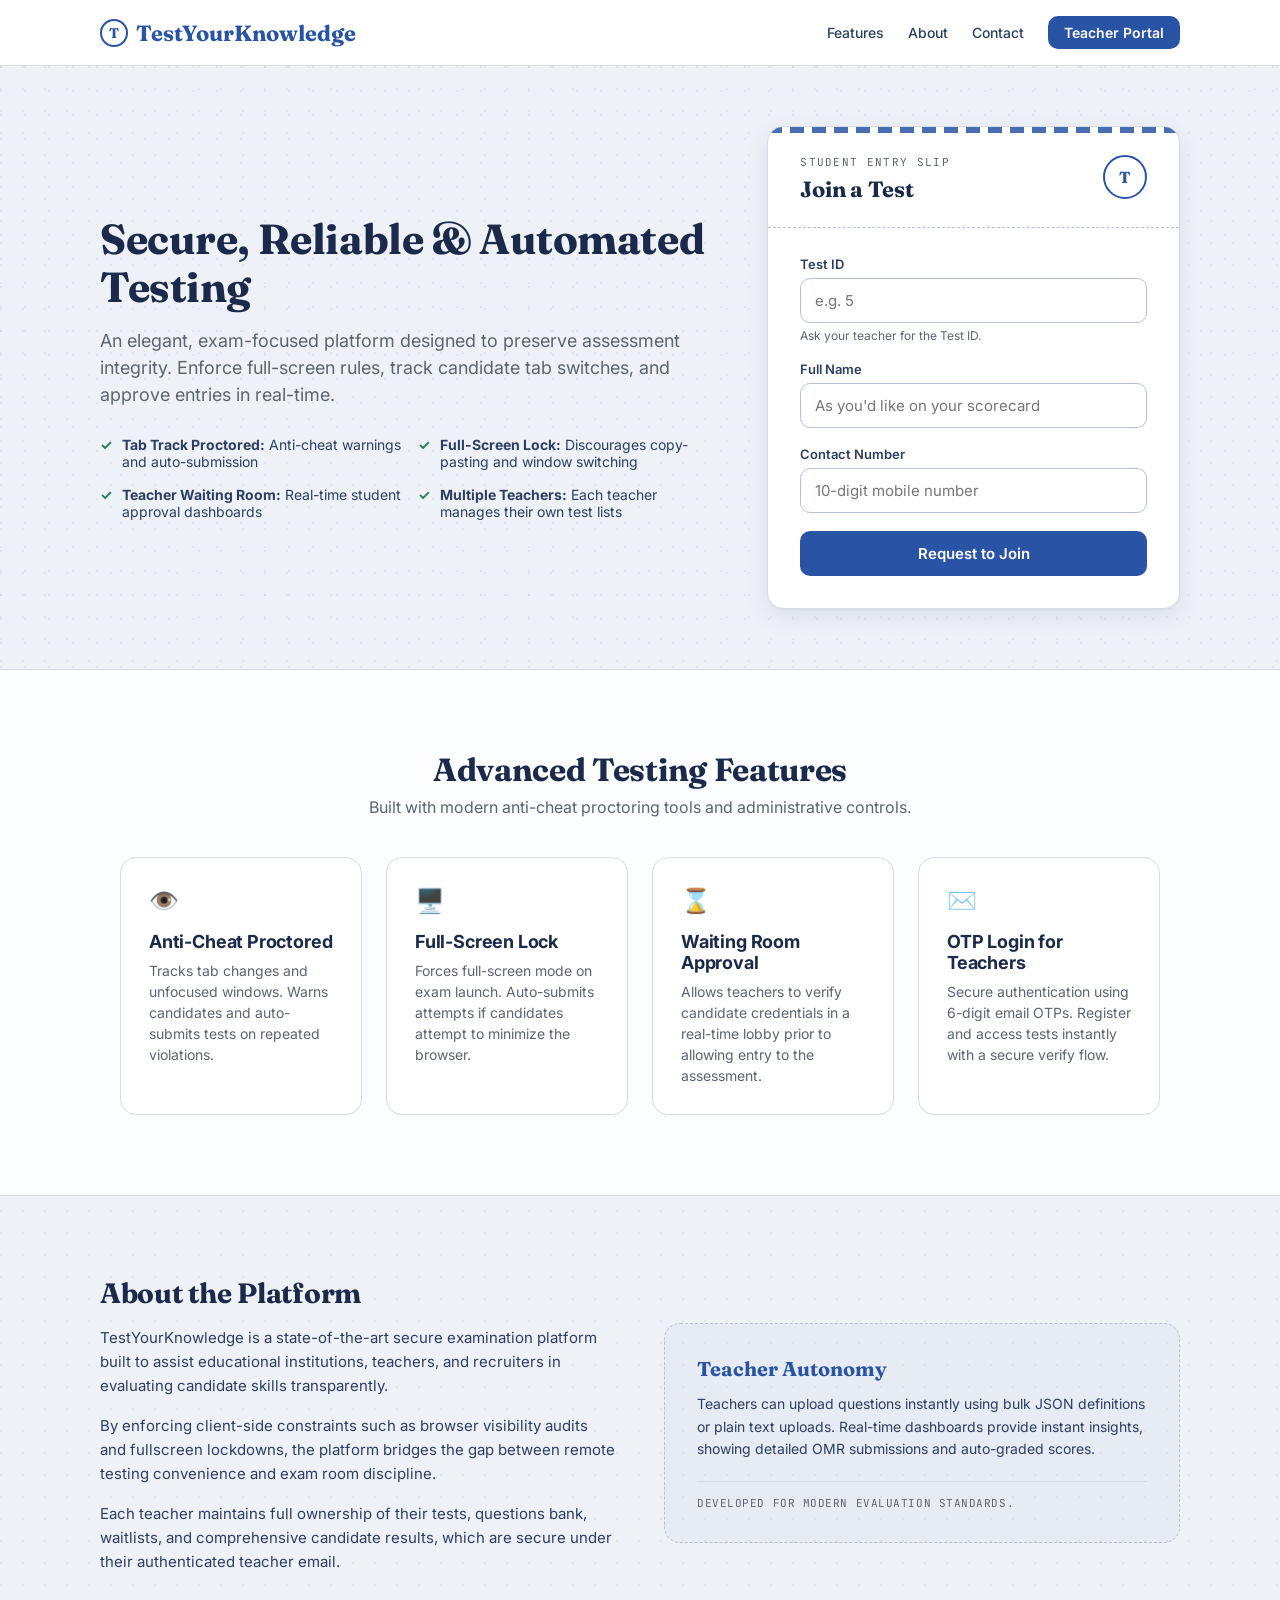
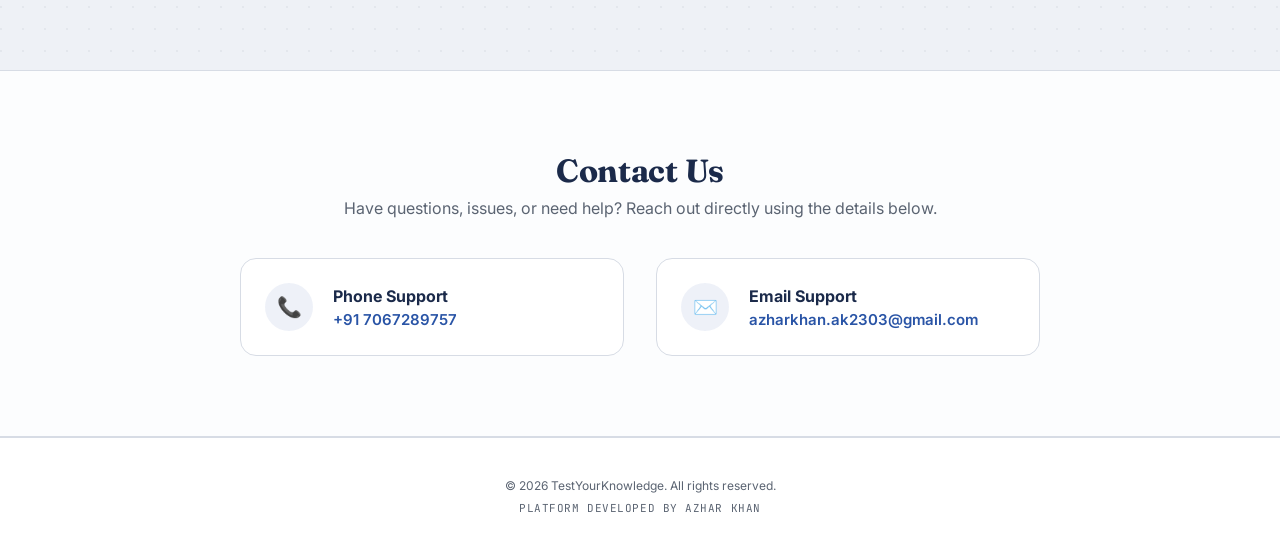
<file: frontend/index.html>
<!DOCTYPE html>
<html lang="en">
<head>
<meta charset="UTF-8">
<meta name="viewport" content="width=device-width, initial-scale=1.0">
<title>TestYourKnowledge - Secure Online Assessment Platform</title>
<link rel="preconnect" href="https://fonts.googleapis.com">
<link href="https://fonts.googleapis.com/css2?family=Fraunces:opsz,wght@9..144,500;9..144,700;9..144,900&family=Inter:wght@400;500;600;700&family=JetBrains+Mono:wght@500;700&display=swap" rel="stylesheet">
<link rel="stylesheet" href="css/style.css">
<style>
  /* Landing page customized styling (complements style.css) */
  header {
    background: var(--card);
    border-bottom: 1px solid var(--border);
    padding: 16px 24px;
    position: sticky;
    top: 0;
    z-index: 100;
  }
  
  .header-container {
    max-width: 1080px;
    margin: 0 auto;
    display: flex;
    justify-content: space-between;
    align-items: center;
  }
  
  .brand {
    font-family: var(--font-display);
    font-size: 22px;
    font-weight: 700;
    color: var(--accent);
    text-decoration: none;
    display: flex;
    align-items: center;
    gap: 8px;
  }

  .brand .seal-sm {
    width: 28px;
    height: 28px;
    border-radius: 50%;
    border: 2px solid var(--accent);
    display: flex;
    align-items: center;
    justify-content: center;
    font-family: var(--font-display);
    font-size: 14px;
    font-weight: 700;
  }

  nav {
    display: flex;
    gap: 24px;
    align-items: center;
  }

  nav a {
    color: var(--ink-soft);
    text-decoration: none;
    font-weight: 500;
    font-size: 14px;
    transition: color 0.15s;
  }

  nav a:hover {
    color: var(--accent);
  }

  .nav-btn {
    background: var(--accent);
    color: #fff;
    padding: 8px 16px;
    border-radius: var(--radius);
    font-weight: 600;
  }

  .nav-btn:hover {
    background: var(--accent-dark);
    color: #fff;
  }

  /* Hero section */
  .hero-section {
    padding: 60px 20px;
    background-image: radial-gradient(circle at 1px 1px, rgba(41, 84, 166, 0.08) 1.5px, transparent 0);
    background-size: 24px 24px;
    border-bottom: 1px solid var(--border);
  }

  .hero-container {
    max-width: 1080px;
    margin: 0 auto;
    display: grid;
    grid-template-columns: 1.2fr 0.8fr;
    gap: 48px;
    align-items: center;
  }

  @media (max-width: 900px) {
    .hero-container {
      grid-template-columns: 1fr;
      gap: 32px;
    }
  }

  .hero-text h1 {
    font-size: 42px;
    line-height: 1.15;
    color: var(--ink);
    margin-bottom: 16px;
  }

  .hero-text p {
    font-size: 18px;
    line-height: 1.5;
    color: var(--muted);
    margin-bottom: 28px;
  }

  .feature-bullets {
    display: grid;
    grid-template-columns: 1fr 1fr;
    gap: 16px;
  }

  @media (max-width: 600px) {
    .feature-bullets {
      grid-template-columns: 1fr;
    }
  }

  .bullet-item {
    display: flex;
    align-items: flex-start;
    gap: 10px;
    font-size: 14px;
    color: var(--ink-soft);
  }

  .bullet-icon {
    color: var(--success);
    font-weight: 700;
  }

  /* Features block */
  .section-title {
    text-align: center;
    margin-bottom: 40px;
  }

  .section-title h2 {
    font-size: 32px;
    color: var(--ink);
  }

  .section-title p {
    color: var(--muted);
    font-size: 16px;
    margin-top: 8px;
  }

  .features-grid {
    max-width: 1080px;
    margin: 0 auto;
    display: grid;
    grid-template-columns: repeat(auto-fit, minmax(240px, 1fr));
    gap: 24px;
    padding: 0 20px;
  }

  .feature-card {
    background: var(--card);
    border: 1px solid var(--border);
    border-radius: var(--radius-lg);
    padding: 28px;
    box-shadow: 0 1px 2px rgba(27,42,74,0.02);
    transition: transform 0.2s, box-shadow 0.2s;
  }

  .feature-card:hover {
    transform: translateY(-4px);
    box-shadow: var(--shadow-card);
  }

  .feature-card-icon {
    font-size: 24px;
    margin-bottom: 16px;
    display: inline-block;
    color: var(--accent);
  }

  .feature-card h3 {
    font-family: var(--font-body);
    font-size: 18px;
    font-weight: 700;
    margin-bottom: 8px;
  }

  .feature-card p {
    font-size: 14px;
    color: var(--muted);
    line-height: 1.5;
  }

  /* Info sections */
  .info-section {
    padding: 80px 20px;
    border-bottom: 1px solid var(--border);
  }

  .info-section.alt {
    background: #fcfdfe;
  }

  .info-container {
    max-width: 1080px;
    margin: 0 auto;
  }

  .about-content {
    display: grid;
    grid-template-columns: 1fr 1fr;
    gap: 48px;
    align-items: center;
  }

  @media (max-width: 800px) {
    .about-content {
      grid-template-columns: 1fr;
      gap: 24px;
    }
  }

  .about-text h3 {
    font-size: 28px;
    color: var(--ink);
    margin-bottom: 16px;
  }

  .about-text p {
    font-size: 15px;
    line-height: 1.6;
    color: var(--ink-soft);
    margin-bottom: 16px;
  }

  /* Contact section */
  .contact-grid {
    display: grid;
    grid-template-columns: 1fr 1fr;
    gap: 32px;
    margin-top: 32px;
  }

  @media (max-width: 768px) {
    .contact-grid {
      grid-template-columns: 1fr;
    }
  }

  .contact-card {
    background: var(--card);
    border: 1px solid var(--border);
    border-radius: var(--radius-lg);
    padding: 24px;
    display: flex;
    align-items: center;
    gap: 20px;
  }

  .contact-info-icon {
    width: 48px;
    height: 48px;
    border-radius: 50%;
    background: rgba(41, 84, 166, 0.08);
    color: var(--accent);
    display: flex;
    align-items: center;
    justify-content: center;
    font-size: 20px;
    flex-shrink: 0;
  }

  .contact-details h4 {
    font-family: var(--font-body);
    font-weight: 700;
    margin: 0 0 4px 0;
    font-size: 16px;
  }

  .contact-details p {
    color: var(--muted);
    font-size: 15px;
  }

  .contact-details a {
    color: var(--accent);
    text-decoration: none;
    font-weight: 600;
  }

  .contact-details a:hover {
    text-decoration: underline;
  }

  @media (max-width: 768px) {
    header {
      padding: 12px 16px;
      position: static;
    }
    .header-container {
      flex-direction: column;
      gap: 12px;
    }
    nav {
      gap: 16px;
    }
  }

  @media (max-width: 600px) {
    .hero-text h1 {
      font-size: 32px;
    }
    .hero-text p {
      font-size: 16px;
    }
    .about-text h3 {
      font-size: 24px;
    }
  }
</style>
</head>
<body>

<header>
  <div class="header-container">
    <a href="index.html" class="brand">
      <div class="seal-sm">T</div>
      <span>TestYourKnowledge</span>
    </a>
    <nav>
      <a href="#features">Features</a>
      <a href="#about">About</a>
      <a href="#contact">Contact</a>
      <a href="admin-login.html" class="nav-btn">Teacher Portal</a>
    </nav>
  </div>
</header>

<!-- ============ HERO SECTION ============ -->
<div class="hero-section">
  <div class="hero-container">
    <div class="hero-text">
      <h1>Secure, Reliable &amp; Automated Testing</h1>
      <p>An elegant, exam-focused platform designed to preserve assessment integrity. Enforce full-screen rules, track candidate tab switches, and approve entries in real-time.</p>
      
      <div class="feature-bullets">
        <div class="bullet-item">
          <span class="bullet-icon">✓</span>
          <span><strong>Tab Track Proctored:</strong> Anti-cheat warnings and auto-submission</span>
        </div>
        <div class="bullet-item">
          <span class="bullet-icon">✓</span>
          <span><strong>Full-Screen Lock:</strong> Discourages copy-pasting and window switching</span>
        </div>
        <div class="bullet-item">
          <span class="bullet-icon">✓</span>
          <span><strong>Teacher Waiting Room:</strong> Real-time student approval dashboards</span>
        </div>
        <div class="bullet-item">
          <span class="bullet-icon">✓</span>
          <span><strong>Multiple Teachers:</strong> Each teacher manages their own test lists</span>
        </div>
      </div>
    </div>

    <!-- JOIN CARD (Directly embedded from take-test.html) -->
    <div class="ticket">
      <div class="ticket-header">
        <div>
          <div class="ticket-eyebrow">Student Entry Slip</div>
          <h2 style="font-size:22px;">Join a Test</h2>
        </div>
        <div class="seal">T</div>
      </div>
      <div class="ticket-body">
        <div id="landing-error" class="alert alert-error hidden"></div>
        <form id="join-form">
          <div class="field">
            <label for="landing-test-code">Test ID</label>
            <input type="text" id="landing-test-code" placeholder="e.g. 5" inputmode="numeric" required>
            <div class="field-hint">Ask your teacher for the Test ID.</div>
          </div>
          <div class="field">
            <label for="landing-student-name">Full Name</label>
            <input type="text" id="landing-student-name" placeholder="As you'd like on your scorecard" required>
          </div>
          <div class="field">
            <label for="landing-student-contact">Contact Number</label>
            <input type="tel" id="landing-student-contact" placeholder="10-digit mobile number" required>
          </div>
          <button type="submit" class="btn btn-primary btn-block">Request to Join</button>
        </form>
      </div>
    </div>
  </div>
</div>

<!-- ============ FEATURES SECTION ============ -->
<div class="info-section alt" id="features">
  <div class="info-container">
    <div class="section-title">
      <h2>Advanced Testing Features</h2>
      <p>Built with modern anti-cheat proctoring tools and administrative controls.</p>
    </div>
    
    <div class="features-grid">
      <div class="feature-card">
        <span class="feature-card-icon">👁️</span>
        <h3>Anti-Cheat Proctored</h3>
        <p>Tracks tab changes and unfocused windows. Warns candidates and auto-submits tests on repeated violations.</p>
      </div>
      <div class="feature-card">
        <span class="feature-card-icon">🖥️</span>
        <h3>Full-Screen Lock</h3>
        <p>Forces full-screen mode on exam launch. Auto-submits attempts if candidates attempt to minimize the browser.</p>
      </div>
      <div class="feature-card">
        <span class="feature-card-icon">⌛</span>
        <h3>Waiting Room Approval</h3>
        <p>Allows teachers to verify candidate credentials in a real-time lobby prior to allowing entry to the assessment.</p>
      </div>
      <div class="feature-card">
        <span class="feature-card-icon">✉️</span>
        <h3>OTP Login for Teachers</h3>
        <p>Secure authentication using 6-digit email OTPs. Register and access tests instantly with a secure verify flow.</p>
      </div>
    </div>
  </div>
</div>

<!-- ============ ABOUT SECTION ============ -->
<div class="info-section" id="about">
  <div class="info-container">
    <div class="about-content">
      <div class="about-text">
        <h3>About the Platform</h3>
        <p>TestYourKnowledge is a state-of-the-art secure examination platform built to assist educational institutions, teachers, and recruiters in evaluating candidate skills transparently.</p>
        <p>By enforcing client-side constraints such as browser visibility audits and fullscreen lockdowns, the platform bridges the gap between remote testing convenience and exam room discipline.</p>
        <p>Each teacher maintains full ownership of their tests, questions bank, waitlists, and comprehensive candidate results, which are secure under their authenticated teacher email.</p>
      </div>
      <div class="about-text about-card-responsive" style="background: rgba(41, 84, 166, 0.03); border: 1.5px dashed var(--border-strong); border-radius: var(--radius-lg); padding: 32px;">
        <h4 style="font-family: var(--font-display); font-size: 20px; color: var(--accent); margin: 0 0 12px 0;">Teacher Autonomy</h4>
        <p style="font-size: 14px; line-height: 1.6; margin-bottom: 12px;">Teachers can upload questions instantly using bulk JSON definitions or plain text uploads. Real-time dashboards provide instant insights, showing detailed OMR submissions and auto-graded scores.</p>
        <div style="font-family: var(--font-mono); font-size: 11px; text-transform: uppercase; letter-spacing: 0.05em; color: var(--muted); border-top: 1px solid var(--border); padding-top: 14px; margin-top: 20px;">
          Developed for modern evaluation standards.
        </div>
      </div>
    </div>
  </div>
</div>

<!-- ============ CONTACT SECTION ============ -->
<div class="info-section alt" id="contact">
  <div class="info-container" style="max-width: 800px;">
    <div class="section-title">
      <h2>Contact Us</h2>
      <p>Have questions, issues, or need help? Reach out directly using the details below.</p>
    </div>
    
    <div class="contact-grid">
      <div class="contact-card">
        <div class="contact-info-icon">📞</div>
        <div class="contact-details">
          <h4>Phone Support</h4>
          <p><a href="tel:+917067289757">+91 7067289757</a></p>
        </div>
      </div>
      
      <div class="contact-card">
        <div class="contact-info-icon">✉️</div>
        <div class="contact-details">
          <h4>Email Support</h4>
          <p><a href="mailto:azharkhan.ak2303@gmail.com">azharkhan.ak2303@gmail.com</a></p>
        </div>
      </div>
    </div>
  </div>
</div>

<!-- ============ FOOTER ============ -->
<div style="text-align: center; padding: 40px 20px; font-size: 12px; color: var(--muted); border-top: 1px solid var(--border); background: var(--card);">
  <p>© 2026 TestYourKnowledge. All rights reserved.</p>
  <div style="margin-top: 8px; font-family: var(--font-mono); letter-spacing: 0.05em; text-transform: uppercase; font-size: 11px;">
    Platform Developed by Azhar Khan
  </div>
</div>

<script>
  document.getElementById('join-form').addEventListener('submit', function(e) {
    e.preventDefault();
    const testId = document.getElementById('landing-test-code').value.trim();
    const name = document.getElementById('landing-student-name').value.trim();
    const contact = document.getElementById('landing-student-contact').value.trim();
    
    if (testId && name && contact) {
      const url = `take-test.html?test=${encodeURIComponent(testId)}&name=${encodeURIComponent(name)}&contact=${encodeURIComponent(contact)}`;
      window.location.href = url;
    }
  });
</script>
</body>
</html>
</file>
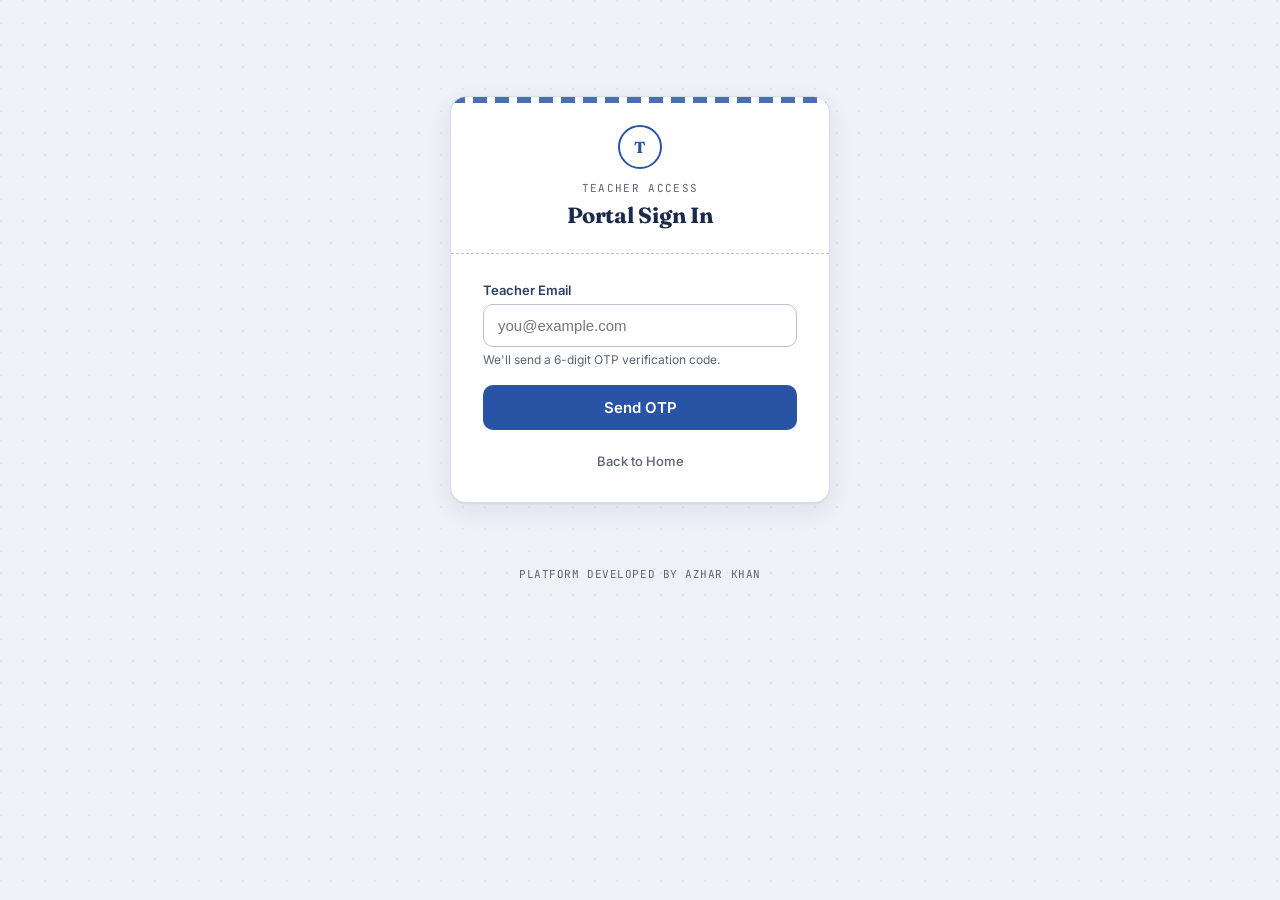
<file: frontend/admin-login.html>
<!DOCTYPE html>
<html lang="en">
<head>
<meta charset="UTF-8">
<meta name="viewport" content="width=device-width, initial-scale=1.0">
<title>Teacher Portal Access</title>
<link rel="preconnect" href="https://fonts.googleapis.com">
<link href="https://fonts.googleapis.com/css2?family=Fraunces:opsz,wght@9..144,500;9..144,700;9..144,900&family=Inter:wght@400;500;600;700&family=JetBrains+Mono:wght@500;700&display=swap" rel="stylesheet">
<link rel="stylesheet" href="css/style.css">
<style>
  .step-otp {
    transition: all 0.3s ease;
  }
  .login-container {
    padding-top: 96px;
  }
  @media (max-width: 480px) {
    .login-container {
      padding-top: 32px;
    }
  }
</style>
</head>
<body>
<div class="container login-container" style="max-width:420px;">
  <div class="ticket">
    <div class="ticket-header" style="justify-content:center;">
      <div class="center-text" style="width:100%;">
        <div class="seal" style="margin:0 auto 12px;">T</div>
        <div class="ticket-eyebrow">Teacher Access</div>
        <h1 style="font-size:22px;">Portal Sign In</h1>
      </div>
    </div>
    <div class="ticket-body">
      <div id="login-error" class="alert alert-error hidden"></div>
      <div id="login-success" class="alert alert-success hidden"></div>
      
      <!-- STEP 1: Enter Email -->
      <div id="email-section">
        <div class="field">
          <label for="email">Teacher Email</label>
          <input type="email" id="email" placeholder="you@example.com" autocomplete="email" style="width: 100%; padding: 12px 14px; border: 1px solid var(--border-strong); border-radius: var(--radius); font-size: 15px;">
          <div class="field-hint">We'll send a 6-digit OTP verification code.</div>
        </div>
        <button class="btn btn-primary btn-block" id="send-otp-btn">Send OTP</button>
      </div>

      <!-- STEP 2: Enter OTP (Hidden Initially) -->
      <div id="otp-section" class="hidden step-otp">
        <div class="field">
          <label for="otp">Enter 6-Digit OTP</label>
          <input type="text" id="otp" placeholder="123456" inputmode="numeric" maxlength="6" style="width: 100%; padding: 12px 14px; border: 1px solid var(--border-strong); border-radius: var(--radius); font-size: 15px; letter-spacing: 0.15em; text-align: center; font-family: var(--font-mono); font-weight: 700;">
          <div class="field-hint">Check your email inbox (and spam folder) for the verification code.</div>
        </div>
        <button class="btn btn-success btn-block" id="login-btn">Verify &amp; Sign In</button>
        <button class="btn btn-outline btn-block mt-8" id="back-btn" style="font-size: 13px; padding: 10px;">Back to Email</button>
      </div>

      <div style="text-align: center; margin-top: 20px;">
        <a href="index.html" style="font-size: 13px; color: var(--muted); text-decoration: none; font-weight: 500; transition: color 0.15s;" onmouseover="this.style.color='var(--accent)'" onmouseout="this.style.color='var(--muted)'">Back to Home</a>
      </div>
    </div>
  </div>
</div>
<div style="text-align: center; padding: 24px 20px; font-size: 11px; color: var(--muted); font-family: var(--font-mono); letter-spacing: 0.05em; text-transform: uppercase;">
  Platform Developed by Azhar Khan
</div>
<script src="js/api.js"></script>
<script>
const errEl = document.getElementById('login-error');
const succEl = document.getElementById('login-success');
const emailSec = document.getElementById('email-section');
const otpSec = document.getElementById('otp-section');
const emailInput = document.getElementById('email');
const otpInput = document.getElementById('otp');

function showError(msg) {
  errEl.textContent = msg;
  errEl.classList.remove('hidden');
  succEl.classList.add('hidden');
}

function showSuccess(msg) {
  succEl.textContent = msg;
  succEl.classList.remove('hidden');
  errEl.classList.add('hidden');
}

function clearAlerts() {
  errEl.classList.add('hidden');
  succEl.classList.add('hidden');
}

// Send OTP
document.getElementById('send-otp-btn').addEventListener('click', async () => {
  clearAlerts();
  const email = emailInput.value.trim();
  if (!email || !email.includes('@')) {
    showError('Please enter a valid email address.');
    return;
  }
  const btn = document.getElementById('send-otp-btn');
  btn.disabled = true;
  btn.textContent = 'Sending OTP…';

  try {
    await apiRequest('/admin/request-otp', { method: 'POST', body: { email } });
    showSuccess('OTP code has been sent. Please verify below!');
    emailSec.classList.add('hidden');
    otpSec.classList.remove('hidden');
    otpInput.focus();
  } catch (e) {
    showError(e.message);
  } finally {
    btn.disabled = false;
    btn.textContent = 'Send OTP';
  }
});

// Verify & Login
document.getElementById('login-btn').addEventListener('click', async () => {
  clearAlerts();
  const email = emailInput.value.trim();
  const otp = otpInput.value.trim();
  if (!otp || otp.length !== 6) {
    showError('Please enter the 6-digit OTP code.');
    return;
  }
  const btn = document.getElementById('login-btn');
  btn.disabled = true;
  btn.textContent = 'Verifying…';

  try {
    const res = await apiRequest('/admin/login', { method: 'POST', body: { email, otp } });
    localStorage.setItem('adminToken', res.token);
    window.location.href = 'admin.html';
  } catch (e) {
    showError(e.message);
  } finally {
    btn.disabled = false;
    btn.textContent = 'Verify & Sign In';
  }
});

// Back to Email
document.getElementById('back-btn').addEventListener('click', () => {
  clearAlerts();
  emailSec.classList.remove('hidden');
  otpSec.classList.add('hidden');
  otpInput.value = '';
});

otpInput.addEventListener('keydown', (e) => {
  if (e.key === 'Enter') document.getElementById('login-btn').click();
});
emailInput.addEventListener('keydown', (e) => {
  if (e.key === 'Enter') document.getElementById('send-otp-btn').click();
});
</script>
</body>
</html>
</file>
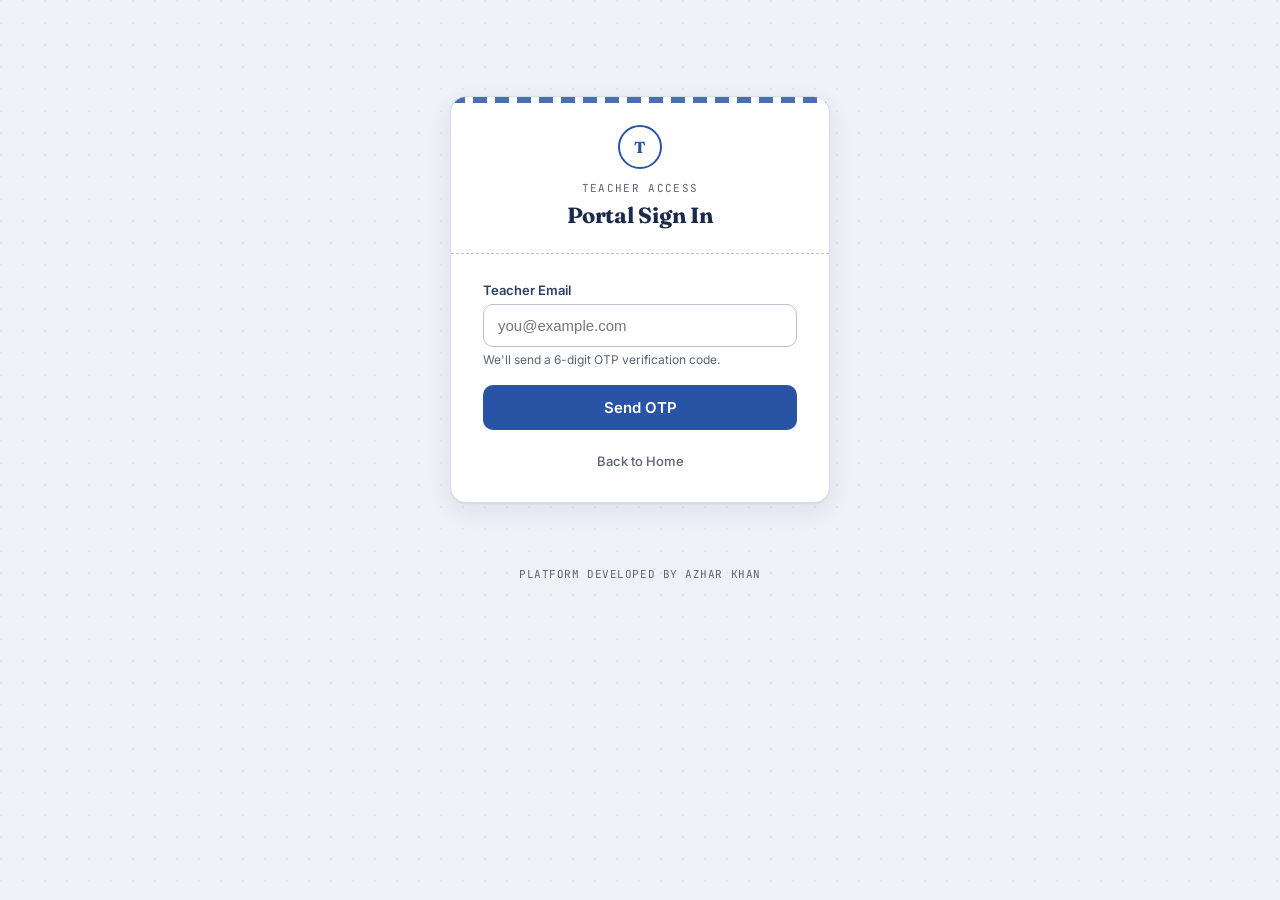
<file: frontend/admin.html>
<!DOCTYPE html>
<html lang="en">
<head>
<meta charset="UTF-8">
<meta name="viewport" content="width=device-width, initial-scale=1.0">
<title>Admin Dashboard</title>
<link rel="preconnect" href="https://fonts.googleapis.com">
<link href="https://fonts.googleapis.com/css2?family=Fraunces:opsz,wght@9..144,500;9..144,700;9..144,900&family=Inter:wght@400;500;600;700&family=JetBrains+Mono:wght@500;700&display=swap" rel="stylesheet">
<link rel="stylesheet" href="css/style.css">
</head>
<body>

<div class="admin-header">
  <div class="brand"><div class="seal" style="border-color:#fff; color:#fff; width:32px; height:32px; font-size:14px;">A</div>Admin Desk</div>
  <button class="btn btn-outline btn-sm" style="color:#fff; border-color:rgba(255,255,255,0.4);" id="logout-btn">Log Out</button>
</div>

<div class="container wide">
  <div class="tabs mt-24" id="tabs">
    <button class="tab active" data-tab="create">Create Test</button>
    <button class="tab" data-tab="waiting">Waiting Room</button>
    <button class="tab" data-tab="results">Results</button>
  </div>

  <!-- ============ CREATE TEST ============ -->
  <div class="tab-panel" id="panel-create">
    <div class="card mt-24">
      <h2 style="font-size:19px;">New Test</h2>
      <p class="muted mt-8">Set up the basics, then add questions by pasting JSON or uploading a text file.</p>

      <div class="row mt-24">
        <div class="field">
          <label for="new-title">Title</label>
          <input type="text" id="new-title" placeholder="e.g. Java Backend Screening Round 1">
        </div>
        <div class="field">
          <label for="new-duration">Duration (minutes)</label>
          <input type="number" id="new-duration" placeholder="30" min="1">
        </div>
      </div>
      <div class="field">
        <label for="new-desc">Description (optional)</label>
        <input type="text" id="new-desc" placeholder="Shown to students before they join">
      </div>

      <div class="tabs mt-16" id="create-mode-tabs">
        <button class="tab active" data-mode="json">Paste JSON</button>
        <button class="tab" data-mode="text">Upload Text File</button>
      </div>

      <div id="mode-json" class="mt-16">
        <div class="field">
          <label for="questions-json">Questions (JSON array)</label>
          <textarea id="questions-json" rows="10" class="mono" style="font-size:13px;" placeholder='[
  {
    "text": "What is the size of an int in Java?",
    "optionA": "16 bit",
    "optionB": "32 bit",
    "optionC": "64 bit",
    "optionD": "8 bit",
    "correctOption": "B"
  }
]'></textarea>
        </div>
        <button class="btn btn-primary" id="create-json-btn">Create Test</button>
      </div>

      <div id="mode-text" class="hidden mt-16">
        <div class="alert alert-info mono" style="font-size:12px; line-height:1.6; white-space:pre;">Q: What is the size of an int in Java?
A) 16 bit
B) 32 bit
C) 64 bit
D) 8 bit
ANSWER: B

Q: Next question here?
A) ...
B) ...
C) ...
D) ...
ANSWER: A</div>
        <div class="field mt-16">
          <label for="questions-file">Questions file (.txt)</label>
          <input type="file" id="questions-file" accept=".txt">
        </div>
        <button class="btn btn-primary" id="create-upload-btn">Upload &amp; Create Test</button>
      </div>

      <div id="create-error" class="alert alert-error hidden mt-16"></div>
      <div id="create-success" class="alert alert-success hidden mt-16"></div>
    </div>

    <div class="card mt-24">
      <h2 style="font-size:19px;">Your Tests</h2>
      <div id="tests-list" class="mt-16"></div>
    </div>
  </div>

  <!-- ============ WAITING ROOM ============ -->
  <div class="tab-panel hidden" id="panel-waiting">
    <div class="card mt-24">
      <div class="spread">
        <div class="field" style="margin:0; flex:1; max-width:360px;">
          <label for="waiting-test-select">Test</label>
          <select id="waiting-test-select"></select>
        </div>
        <button class="btn btn-success" id="approve-all-btn">Approve All Pending</button>
      </div>
      <div id="waiting-list" class="mt-24"></div>
    </div>
  </div>

  <!-- ============ RESULTS ============ -->
  <div class="tab-panel hidden" id="panel-results">
    <div class="card mt-24">
      <div class="field" style="max-width:360px;">
        <label for="results-test-select">Test</label>
        <select id="results-test-select"></select>
      </div>
      <div id="results-table" class="mt-24"></div>
    </div>
  </div>
<div style="text-align: center; padding: 32px 20px 24px; font-size: 11px; color: var(--muted); font-family: var(--font-mono); letter-spacing: 0.05em; text-transform: uppercase;">
  Platform Developed by Azhar Khan
</div>

<script src="js/api.js"></script>
<script src="js/admin.js"></script>
</body>
</html>
</file>
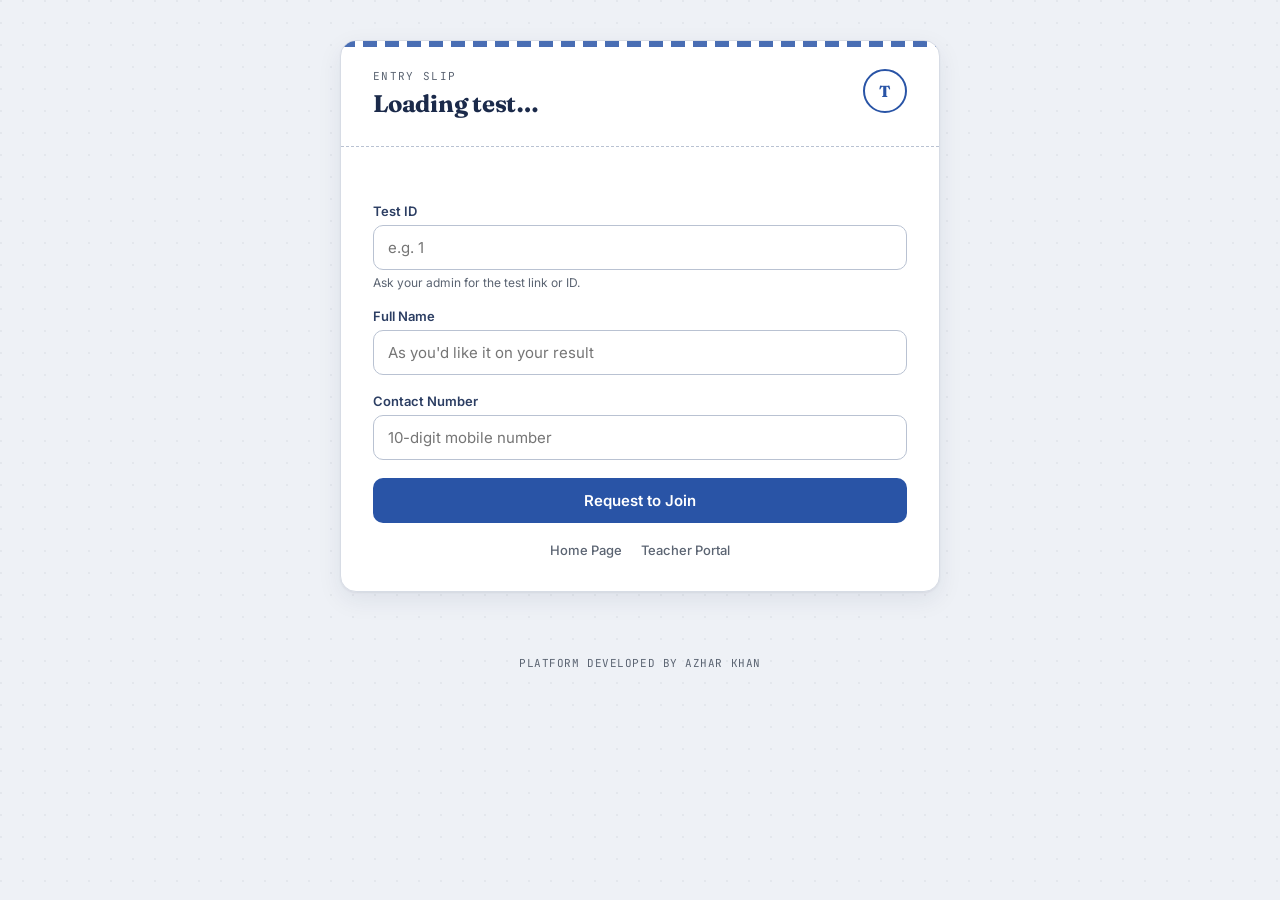
<file: frontend/take-test.html>
<!DOCTYPE html>
<html lang="en">
<head>
<meta charset="UTF-8">
<meta name="viewport" content="width=device-width, initial-scale=1.0, maximum-scale=1.0, user-scalable=no">
<title>Take Test</title>
<link rel="preconnect" href="https://fonts.googleapis.com">
<link href="https://fonts.googleapis.com/css2?family=Fraunces:opsz,wght@9..144,500;9..144,700;9..144,900&family=Inter:wght@400;500;600;700&family=JetBrains+Mono:wght@500;700&display=swap" rel="stylesheet">
<link rel="stylesheet" href="css/style.css">
</head>
<body>

<!-- ============ JOIN VIEW ============ -->
<div id="view-join" class="container">
  <div class="ticket">
    <div class="ticket-header">
      <div>
        <div class="ticket-eyebrow">Entry Slip</div>
        <h1 id="join-title" style="font-size:24px;">Loading test…</h1>
        <p class="muted mt-8" id="join-desc"></p>
      </div>
      <div class="seal">T</div>
    </div>
    <div class="ticket-body">
      <div id="join-meta" class="row mt-8" style="margin-bottom:20px;"></div>
      <div id="join-error" class="alert alert-error hidden"></div>

      <div class="field">
        <label for="test-code">Test ID</label>
        <input type="text" id="test-code" placeholder="e.g. 1" inputmode="numeric">
        <div class="field-hint">Ask your admin for the test link or ID.</div>
      </div>
      <div class="field">
        <label for="student-name">Full Name</label>
        <input type="text" id="student-name" placeholder="As you'd like it on your result">
      </div>
      <div class="field">
        <label for="student-contact">Contact Number</label>
        <input type="tel" id="student-contact" placeholder="10-digit mobile number">
      </div>
      <button class="btn btn-primary btn-block" id="join-btn">Request to Join</button>
      <div style="text-align: center; margin-top: 16px;">
        <a href="index.html" style="font-size: 13px; color: var(--muted); text-decoration: none; font-weight: 500; transition: color 0.15s; margin-right: 15px;" onmouseover="this.style.color='var(--accent)'" onmouseout="this.style.color='var(--muted)'">Home Page</a>
        <a href="admin-login.html" style="font-size: 13px; color: var(--muted); text-decoration: none; font-weight: 500; transition: color 0.15s;" onmouseover="this.style.color='var(--accent)'" onmouseout="this.style.color='var(--muted)'">Teacher Portal</a>
      </div>
    </div>
  </div>
</div>

<!-- ============ WAITING VIEW ============ -->
<div id="view-waiting" class="container hidden">
  <div class="ticket center-text">
    <div class="ticket-header" style="justify-content:center;">
      <div>
        <div class="ticket-eyebrow">Status</div>
        <h1 style="font-size:22px;">Waiting Room</h1>
      </div>
    </div>
    <div class="ticket-body">
      <div class="pulse-ring">
        <div class="dot" style="background:var(--amber); width:12px; height:12px;"></div>
      </div>
      <h2 style="font-size:18px;" id="waiting-status-text">Waiting for admin approval…</h2>
      <p class="muted mt-8">Keep this tab open. You'll be let in automatically once approved.</p>
      <div id="waiting-rejected" class="alert alert-error hidden mt-24">
        Your request was not approved for this test. Please contact the admin.
      </div>
    </div>
  </div>
</div>

<!-- ============ INSTRUCTIONS VIEW ============ -->
<div id="view-instructions" class="container hidden">
  <div class="ticket">
    <div class="ticket-header">
      <div>
        <div class="ticket-eyebrow">You're Approved</div>
        <h1 style="font-size:22px;">Before You Begin</h1>
      </div>
    </div>
    <div class="ticket-body">
      <ul class="stack" style="padding-left:20px; margin:0; color:var(--ink-soft); font-size:14px; line-height:1.6;">
        <li>The test opens in <strong>full-screen mode</strong>. Exiting full-screen will auto-submit your test.</li>
        <li>Switching tabs or windows is tracked. After repeated switches your test is auto-submitted.</li>
        <li>You have <strong id="instr-duration">--</strong> minutes once you start. The timer cannot be paused.</li>
        <li>Answers are saved as you go — you can revisit and change them before submitting.</li>
      </ul>
      <button class="btn btn-primary btn-block mt-24" id="start-test-btn">Enter Full-Screen &amp; Start Test</button>
    </div>
  </div>
</div>

<!-- ============ EXAM VIEW ============ -->
<div id="view-exam" class="hidden">
  <div class="exam-bar">
    <div class="title" id="exam-title">Test</div>
    <div class="timer" id="exam-timer">--:--</div>
  </div>
  <div class="container wide" style="display:flex; gap:24px; align-items:flex-start; flex-wrap:wrap;">
    <div class="card" style="flex:2; min-width:300px;" id="question-panel"></div>
    <div class="card" style="flex:1; min-width:220px; position:sticky; top:80px;">
      <h3 style="font-size:14px; text-transform:uppercase; letter-spacing:0.05em; color:var(--muted); margin-bottom:14px;">Questions</h3>
      <div class="qnav-grid" id="qnav-grid"></div>
      <button class="btn btn-success btn-block mt-24" id="submit-btn">Submit Test</button>
    </div>
  </div>
</div>

<!-- ============ RESULT VIEW ============ -->
<div id="view-result" class="container hidden">
  <div class="ticket center-text">
    <div class="ticket-header" style="justify-content:center;">
      <div>
        <div class="ticket-eyebrow" id="result-eyebrow">Submitted</div>
        <h1 style="font-size:22px;">Test Complete</h1>
      </div>
    </div>
    <div class="ticket-body">
      <div style="font-family:var(--font-display); font-size:56px; font-weight:700; color:var(--accent);" id="result-score">--</div>
      <p class="muted mt-8" id="result-sub">out of --</p>
      <p class="mt-24" id="result-reason" style="font-size:13px; color:var(--muted);"></p>
    </div>
  </div>
</div>

<!-- ============ FULLSCREEN EXIT WARNING (auto-submits, this shows briefly) ============ -->
<div id="overlay-fullscreen-exit" class="overlay hidden">
  <div>
    <h2 style="color:#fff;">Full-screen exited</h2>
    <p class="mt-8">Your test is being submitted automatically.</p>
  </div>
</div>

<!-- ============ TAB SWITCH WARNING ============ -->
<div id="overlay-tab-warning" class="overlay hidden">
  <div>
    <h2 style="color:#fff;" id="tab-warning-title">Tab switch detected</h2>
    <p class="mt-8" id="tab-warning-body"></p>
    <button class="btn btn-primary mt-24" id="tab-warning-dismiss">Return to Test</button>
  </div>
</div>

<!-- ============ SUBMIT CONFIRMATION OVERLAY ============ -->
<div id="overlay-submit-confirm" class="overlay hidden">
  <div style="background: var(--card); border: 1px solid var(--border); border-radius: var(--radius-lg); padding: 32px; box-shadow: var(--shadow-card); max-width: 400px; width: 90%; color: var(--ink); text-align: center;">
    <h2 style="font-size: 22px; margin-bottom: 8px; font-family: var(--font-display);">Submit Test?</h2>
    <p class="muted mt-8" style="font-size: 14px; line-height: 1.5;">Are you sure you want to submit your test now? This action cannot be undone.</p>
    <div class="row mt-24">
      <button class="btn btn-outline" id="confirm-cancel-btn">Cancel</button>
      <button class="btn btn-success" id="confirm-submit-btn">Submit Now</button>
    </div>
  </div>
</div>

<div style="text-align: center; padding: 24px 20px; font-size: 11px; color: var(--muted); font-family: var(--font-mono); letter-spacing: 0.05em; text-transform: uppercase;">
  Platform Developed by Azhar Khan
</div>

<script src="js/api.js?v=2"></script>
<script src="js/student.js?v=2"></script>
</body>
</html>
</file>
<file: frontend/css/style.css>
:root {
  /* ---- Color tokens (exam / admit-card inspired) ---- */
  --paper: #EEF1F6;
  --card: #FFFFFF;
  --ink: #1B2A4A;
  --ink-soft: #2C3E63;
  --accent: #2954A6;
  --accent-dark: #1B2A4A;
  --danger: #C1443C;
  --success: #2E7D5B;
  --amber: #C98A26;
  --muted: #5B6472;
  --border: #D7DCE5;
  --border-strong: #B9C2D2;

  /* ---- Type ---- */
  --font-display: 'Fraunces', Georgia, serif;
  --font-body: 'Inter', -apple-system, BlinkMacSystemFont, 'Segoe UI', sans-serif;
  --font-mono: 'JetBrains Mono', 'Courier New', monospace;

  --radius: 10px;
  --radius-lg: 16px;
  --shadow-card: 0 1px 2px rgba(27,42,74,0.06), 0 8px 24px rgba(27,42,74,0.08);
}

* { box-sizing: border-box; }

html, body {
  margin: 0;
  padding: 0;
  background: var(--paper);
  color: var(--ink);
  font-family: var(--font-body);
  -webkit-font-smoothing: antialiased;
}

body {
  min-height: 100vh;
  background-image:
    radial-gradient(circle at 1px 1px, rgba(27,42,74,0.05) 1px, transparent 0);
  background-size: 22px 22px;
}

h1, h2, h3 { font-family: var(--font-display); margin: 0 0 4px; letter-spacing: -0.01em; }
p { margin: 0; }
a { color: var(--accent); }

.container {
  max-width: 640px;
  margin: 0 auto;
  padding: 40px 20px;
}

.container.wide { max-width: 1080px; }

/* ---- Hall-ticket style card ---- */
.ticket {
  background: var(--card);
  border-radius: var(--radius-lg);
  box-shadow: var(--shadow-card);
  border: 1px solid var(--border);
  position: relative;
  overflow: hidden;
}

.ticket::before {
  content: "";
  position: absolute;
  top: 0; left: 0; right: 0;
  height: 6px;
  background: repeating-linear-gradient(
    90deg,
    var(--accent) 0 14px,
    transparent 14px 22px
  );
  opacity: 0.85;
}

.ticket-header {
  padding: 28px 32px 20px;
  border-bottom: 1px dashed var(--border-strong);
  display: flex;
  align-items: flex-start;
  justify-content: space-between;
  gap: 16px;
}

.ticket-eyebrow {
  font-family: var(--font-mono);
  font-size: 11px;
  letter-spacing: 0.12em;
  text-transform: uppercase;
  color: var(--muted);
  margin-bottom: 6px;
}

.ticket-body { padding: 28px 32px 32px; }

.seal {
  width: 44px;
  height: 44px;
  border-radius: 50%;
  border: 2px solid var(--accent);
  display: flex;
  align-items: center;
  justify-content: center;
  font-family: var(--font-display);
  font-weight: 700;
  color: var(--accent);
  flex-shrink: 0;
}

/* ---- Form elements ---- */
label {
  display: block;
  font-size: 13px;
  font-weight: 600;
  color: var(--ink-soft);
  margin-bottom: 6px;
}

input[type="text"], input[type="tel"], input[type="number"], input[type="password"], textarea, select {
  width: 100%;
  padding: 12px 14px;
  border: 1px solid var(--border-strong);
  border-radius: var(--radius);
  font-family: var(--font-body);
  font-size: 15px;
  background: var(--card);
  color: var(--ink);
  transition: border-color 0.15s, box-shadow 0.15s;
}

input:focus, textarea:focus, select:focus {
  outline: none;
  border-color: var(--accent);
  box-shadow: 0 0 0 3px rgba(41,84,166,0.15);
}

.field { margin-bottom: 18px; }
.field-hint { font-size: 12px; color: var(--muted); margin-top: 5px; }

button {
  font-family: var(--font-body);
  cursor: pointer;
}

.btn {
  display: inline-flex;
  align-items: center;
  justify-content: center;
  gap: 8px;
  padding: 13px 22px;
  border-radius: var(--radius);
  border: none;
  font-weight: 600;
  font-size: 15px;
  transition: transform 0.08s ease, box-shadow 0.15s ease, background 0.15s ease;
}
.btn:active { transform: scale(0.98); }
.btn:disabled { opacity: 0.5; cursor: not-allowed; }

.btn-primary { background: var(--accent); color: #fff; }
.btn-primary:hover:not(:disabled) { background: var(--accent-dark); }

.btn-outline { background: transparent; color: var(--accent); border: 1.5px solid var(--accent); }
.btn-outline:hover:not(:disabled) { background: rgba(41,84,166,0.08); }

.btn-danger { background: var(--danger); color: #fff; }
.btn-danger:hover:not(:disabled) { background: #a3372f; }

.btn-success { background: var(--success); color: #fff; }
.btn-success:hover:not(:disabled) { background: #235f47; }

.btn-sm { padding: 8px 14px; font-size: 13px; }
.btn-block { width: 100%; }

/* ---- Status badges ---- */
.badge {
  display: inline-flex;
  align-items: center;
  gap: 6px;
  font-family: var(--font-mono);
  font-size: 11px;
  letter-spacing: 0.06em;
  text-transform: uppercase;
  padding: 4px 10px;
  border-radius: 100px;
  font-weight: 600;
}
.badge-pending { background: rgba(201,138,38,0.14); color: var(--amber); }
.badge-approved { background: rgba(46,125,91,0.14); color: var(--success); }
.badge-rejected { background: rgba(193,68,60,0.14); color: var(--danger); }
.badge-submitted { background: rgba(41,84,166,0.14); color: var(--accent); }

.dot { width: 7px; height: 7px; border-radius: 50%; background: currentColor; }
.dot-pulse { animation: pulse 1.4s ease-in-out infinite; }
@keyframes pulse { 0%,100% { opacity: 1; } 50% { opacity: 0.35; } }

/* ---- Alerts ---- */
.alert {
  padding: 12px 14px;
  border-radius: var(--radius);
  font-size: 14px;
  margin-bottom: 16px;
  border: 1px solid transparent;
}
.alert-error { background: rgba(193,68,60,0.08); border-color: rgba(193,68,60,0.3); color: var(--danger); }
.alert-success { background: rgba(46,125,91,0.08); border-color: rgba(46,125,91,0.3); color: var(--success); }
.alert-info { background: rgba(41,84,166,0.08); border-color: rgba(41,84,166,0.3); color: var(--accent-dark); }

.hidden { display: none !important; }

/* ---- Utility layout ---- */
.row { display: flex; gap: 12px; }
.row > * { flex: 1; }
.stack { display: flex; flex-direction: column; gap: 10px; }
.spread { display: flex; align-items: center; justify-content: space-between; }
.muted { color: var(--muted); }
.mono { font-family: var(--font-mono); }
.center-text { text-align: center; }
.mt-8 { margin-top: 8px; }
.mt-16 { margin-top: 16px; }
.mt-24 { margin-top: 24px; }

/* ---- Waiting room ---- */
.pulse-ring {
  width: 64px; height: 64px;
  border-radius: 50%;
  border: 3px solid var(--amber);
  display: flex; align-items: center; justify-content: center;
  margin: 0 auto 20px;
  position: relative;
}
.pulse-ring::before {
  content: "";
  position: absolute;
  inset: -3px;
  border-radius: 50%;
  border: 3px solid var(--amber);
  animation: ring 1.8s ease-out infinite;
}
@keyframes ring {
  0% { transform: scale(1); opacity: 0.8; }
  100% { transform: scale(1.8); opacity: 0; }
}

/* ---- OMR-style option bubbles (signature element) ---- */
.omr-question {
  margin-bottom: 28px;
  padding-bottom: 24px;
  border-bottom: 1px dashed var(--border);
}
.omr-question:last-child { border-bottom: none; }

.omr-qnum {
  font-family: var(--font-mono);
  font-size: 12px;
  color: var(--muted);
  margin-bottom: 6px;
}

.omr-qtext {
  font-size: 16px;
  font-weight: 600;
  color: var(--ink);
  margin-bottom: 16px;
  line-height: 1.45;
}

.omr-options { display: flex; flex-direction: column; gap: 10px; }

.omr-option {
  display: flex;
  align-items: center;
  gap: 14px;
  padding: 12px 16px;
  border: 1.5px solid var(--border-strong);
  border-radius: var(--radius);
  cursor: pointer;
  transition: border-color 0.12s, background 0.12s;
  background: var(--card);
}
.omr-option:hover { border-color: var(--accent); }
.omr-option.selected { border-color: var(--accent); background: rgba(41,84,166,0.06); }

.omr-bubble {
  width: 26px; height: 26px;
  border-radius: 50%;
  border: 2px solid var(--border-strong);
  flex-shrink: 0;
  display: flex; align-items: center; justify-content: center;
  font-family: var(--font-mono);
  font-size: 12px;
  font-weight: 700;
  color: var(--muted);
  transition: all 0.12s;
}
.omr-option.selected .omr-bubble {
  border-color: var(--accent);
  background: var(--accent);
  color: #fff;
}

.omr-option-text { font-size: 15px; color: var(--ink); }

/* ---- Question nav grid ---- */
.qnav-grid {
  display: grid;
  grid-template-columns: repeat(auto-fill, minmax(38px, 1fr));
  gap: 8px;
}
.qnav-cell {
  aspect-ratio: 1;
  border-radius: 8px;
  border: 1.5px solid var(--border-strong);
  background: var(--card);
  font-family: var(--font-mono);
  font-size: 12px;
  font-weight: 700;
  color: var(--muted);
  display: flex; align-items: center; justify-content: center;
  cursor: pointer;
}
.qnav-cell.answered { background: var(--accent); border-color: var(--accent); color: #fff; }
.qnav-cell.current { box-shadow: 0 0 0 2px var(--amber); }

/* ---- Exam top bar ---- */
.exam-bar {
  position: sticky; top: 0; z-index: 10;
  background: var(--ink);
  color: #fff;
  padding: 14px 24px;
  display: flex; align-items: center; justify-content: space-between;
  flex-wrap: wrap;
  gap: 12px;
}
.exam-bar .title { font-family: var(--font-display); font-size: 16px; }
.timer {
  font-family: var(--font-mono);
  font-size: 20px;
  font-weight: 700;
  padding: 6px 14px;
  border-radius: 8px;
  background: rgba(255,255,255,0.1);
}
.timer.low { background: var(--danger); animation: pulse 1s ease-in-out infinite; }

/* ---- Admin table ---- */
table { width: 100%; border-collapse: collapse; font-size: 14px; }
th {
  text-align: left;
  font-size: 11px;
  text-transform: uppercase;
  letter-spacing: 0.06em;
  color: var(--muted);
  padding: 10px 14px;
  border-bottom: 1px solid var(--border-strong);
}
td { padding: 12px 14px; border-bottom: 1px solid var(--border); }
tr:last-child td { border-bottom: none; }

/* ---- Admin shell ---- */
.admin-header {
  background: var(--ink);
  color: #fff;
  padding: 16px 28px;
  display: flex; align-items: center; justify-content: space-between;
}
.admin-header .brand { display: flex; align-items: center; gap: 10px; font-family: var(--font-display); font-size: 18px; }
.tabs { display: flex; gap: 4px; background: var(--card); padding: 4px; border-radius: 10px; border: 1px solid var(--border); width: fit-content; }
.tab {
  padding: 9px 18px;
  border-radius: 7px;
  font-size: 14px;
  font-weight: 600;
  color: var(--muted);
  cursor: pointer;
  border: none;
  background: transparent;
}
.tab.active { background: var(--accent); color: #fff; }

.card {
  background: var(--card);
  border: 1px solid var(--border);
  border-radius: var(--radius-lg);
  padding: 24px;
  box-shadow: var(--shadow-card);
}

.empty-state {
  text-align: center;
  padding: 48px 20px;
  color: var(--muted);
}

/* ---- Fullscreen warning overlay ---- */
.overlay {
  position: fixed; inset: 0;
  background: rgba(27,42,74,0.92);
  color: #fff;
  display: flex; align-items: center; justify-content: center;
  z-index: 999;
  text-align: center;
  padding: 24px;
}

@media (max-width: 768px) {
  /* Header adjustments for mobile */
  header {
    padding: 12px 16px;
  }
  .header-container {
    flex-direction: column;
    gap: 12px;
    text-align: center;
  }
  nav {
    flex-wrap: wrap;
    justify-content: center;
    gap: 12px;
  }

  /* Admin Header */
  .admin-header {
    padding: 12px 16px;
    flex-direction: row;
    justify-content: space-between;
    gap: 10px;
  }
  
  /* Exam View */
  #view-exam .container.wide {
    flex-direction: column;
    padding: 16px 12px;
    gap: 16px;
  }
  #view-exam .card {
    flex: none !important;
    width: 100% !important;
    position: static !important; /* disable sticky sidebar on mobile */
  }
}

@media (max-width: 640px) {
  .ticket-header, .ticket-body { padding-left: 20px; padding-right: 20px; }
  .row { flex-direction: column; }
}

@media (max-width: 600px) {
  /* General elements */
  .hero-text h1 {
    font-size: 28px !important;
  }
  
  /* Stack list item spreads */
  .spread {
    flex-direction: column;
    align-items: flex-start;
    gap: 12px;
  }
  .spread > button, .spread > .row {
    width: 100%;
  }
  .spread > .row > button {
    flex: 1;
  }

  .about-card-responsive {
    padding: 20px !important;
  }
}

@media (max-width: 480px) {
  .container {
    padding: 24px 12px;
  }
  .ticket-header, .ticket-body {
    padding-left: 16px;
    padding-right: 16px;
  }
  .card {
    padding: 16px;
  }
  
  /* Tabs scrollable navigation */
  .tabs {
    display: flex;
    width: 100%;
    overflow-x: auto;
    white-space: nowrap;
    -webkit-overflow-scrolling: touch;
    border-radius: 8px;
  }
  .tab {
    flex: 1;
    text-align: center;
    padding: 8px 12px;
    font-size: 13px;
  }

  /* Exam top bar font adjustments */
  .exam-bar {
    padding: 10px 16px;
  }
  .exam-bar .title {
    font-size: 14px;
  }
  .timer {
    font-size: 16px;
    padding: 4px 10px;
  }
  
  /* Overlay padding */
  .overlay > div {
    padding: 20px !important;
  }
}

/* Results Table scroll wrapper */
#results-table {
  width: 100%;
  overflow-x: auto;
  -webkit-overflow-scrolling: touch;
}
</file>
